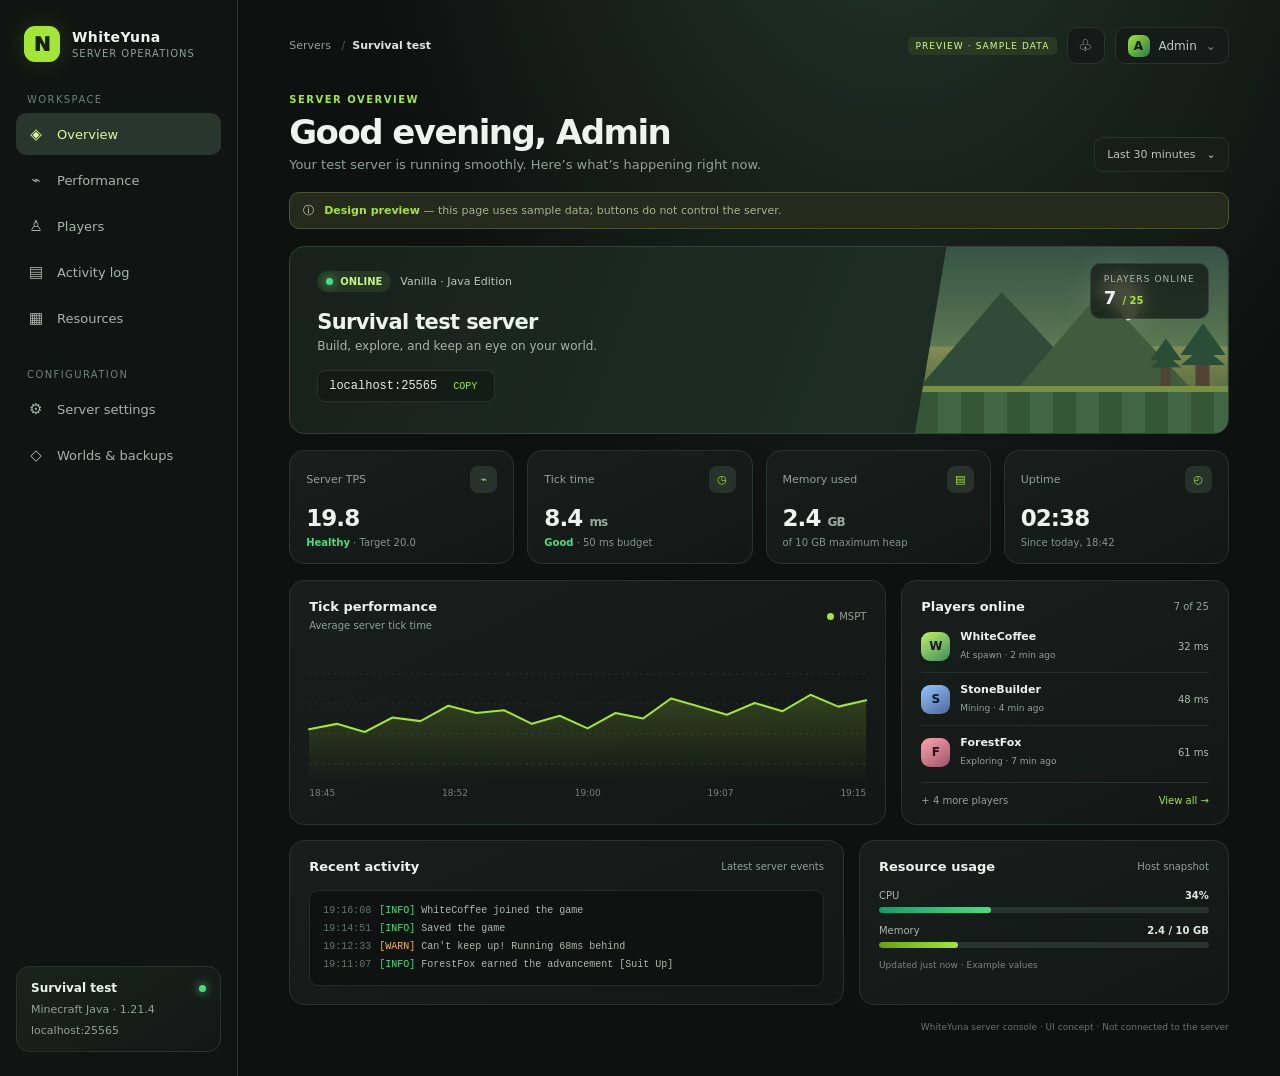
<file: minecraft-java-server/test.html>
﻿<!doctype html>
<html lang="en">
<head>
<meta charset="utf-8">
<meta name="viewport" content="width=device-width,initial-scale=1">
<link rel="icon" type="image/png" href="server-icon.png">
<title>Northstar — Minecraft Server</title>
<style>
:root{color-scheme:dark;--bg:#0d1110;--panel:#151b19;--panel2:#1a211e;--line:#29332e;--muted:#91a098;--text:#edf4ef;--green:#a3e635;--green2:#4ade80;--amber:#f6b84a;--red:#fb7185;--blue:#7dd3fc;--r:15px;font-family:Inter,"Segoe UI",system-ui,sans-serif}*{box-sizing:border-box}body{margin:0;background:radial-gradient(ellipse at 70% -20%,#24372b 0,transparent 43%),var(--bg);color:var(--text);min-height:100vh}button{font:inherit;color:inherit}.app{min-height:100vh;display:grid;grid-template-columns:238px minmax(0,1fr)}aside{border-right:1px solid var(--line);background:#101513e8;padding:24px 16px;display:flex;flex-direction:column;gap:30px}.brand{display:flex;align-items:center;gap:12px;padding:2px 8px}.brand-mark{width:36px;height:36px;border-radius:11px;background:var(--green);display:grid;place-items:center;color:#15200e;font-size:20px;font-weight:1000;box-shadow:0 0 26px #a3e63528}.brand strong{display:block;font-size:14px;letter-spacing:.03em}.brand small{display:block;color:var(--muted);font-size:10px;margin-top:3px;letter-spacing:.1em;text-transform:uppercase}.nav-label{font-size:10px;color:#718078;text-transform:uppercase;letter-spacing:.14em;padding:0 11px;margin:0 0 8px}.nav{display:grid;gap:4px}.nav a{height:42px;padding:0 11px;display:flex;align-items:center;gap:12px;color:#a7b4ac;text-decoration:none;border-radius:10px;font-size:13px}.nav a:hover,.nav a.active{background:#29362d;color:#d8f99b}.nav-icon{width:18px;text-align:center;font-size:15px}.side-bottom{margin-top:auto}.server-mini{border:1px solid var(--line);background:linear-gradient(145deg,#19231d,#131816);border-radius:13px;padding:14px}.server-mini .row{display:flex;justify-content:space-between;align-items:center}.server-mini strong{font-size:12px}.server-mini p{color:var(--muted);font-size:11px;margin:8px 0 0}.dot{width:7px;height:7px;border-radius:50%;background:var(--green2);box-shadow:0 0 10px #4ade80}.sample-tag{font-size:9px;letter-spacing:.12em;color:#d5f99a;background:#293922;padding:4px 7px;border-radius:5px;text-transform:uppercase}main{min-width:0;padding:27px clamp(20px,4vw,58px) 44px;max-width:1600px;width:100%;margin:auto}.topbar{display:flex;align-items:center;justify-content:space-between;gap:18px;margin-bottom:30px}.crumb{font-size:11px;color:var(--muted)}.crumb b{color:#dbe5dd;font-weight:550}.top-actions{display:flex;align-items:center;gap:10px}.icon-btn,.user-btn{border:1px solid var(--line);background:var(--panel);height:37px;border-radius:10px;padding:0 12px;color:#bdc8c0}.icon-btn{width:38px;padding:0}.user-btn{display:flex;align-items:center;gap:9px;font-size:12px}.avatar{width:22px;height:22px;border-radius:7px;background:linear-gradient(135deg,#a3e635,#287850);display:grid;place-items:center;color:#101810;font-weight:900}.heading{display:flex;justify-content:space-between;align-items:end;gap:18px;margin-bottom:20px}.eyebrow{color:var(--green);font-size:10px;letter-spacing:.15em;text-transform:uppercase;font-weight:700}.heading h1{font-size:clamp(25px,3vw,34px);letter-spacing:-.045em;margin:7px 0 5px}.heading p{color:var(--muted);font-size:13px;margin:0}.range{background:#171e1a;border:1px solid var(--line);color:#b8c4bc;padding:9px 12px;border-radius:9px;font-size:11px}.notice{display:flex;align-items:center;gap:10px;border:1px solid #4b542b;background:#252a1d;color:#d8e4bb;padding:10px 13px;border-radius:10px;font-size:11px;margin-bottom:17px}.notice b{color:var(--green)}.notice span:last-child{color:#a6b18f}.hero{display:grid;grid-template-columns:minmax(0,1.6fr) minmax(240px,.8fr);border:1px solid #344238;border-radius:var(--r);overflow:hidden;background:linear-gradient(110deg,#18211c,#1c2d23 60%,#20291d);min-height:186px;margin-bottom:16px;position:relative}.hero-copy{padding:24px 27px;position:relative;z-index:1}.hero-top{display:flex;align-items:center;gap:9px;font-size:11px;color:#b7c6bb}.live-pill{display:inline-flex;align-items:center;gap:7px;color:#c4f28b;background:#263722;padding:5px 9px;border-radius:20px;font-size:10px;font-weight:700}.hero h2{font-size:21px;letter-spacing:-.03em;margin:18px 0 5px}.hero-copy>p{font-size:12px;color:#a5b5a8;margin:0}.address{display:inline-flex;align-items:center;gap:10px;margin-top:17px;border:1px solid #ffffff19;background:#0d151080;border-radius:8px;padding:8px 11px;color:#e4ece5;font:12px ui-monospace,Consolas,monospace}.copy{border:0;background:none;color:var(--green);font-size:10px;cursor:pointer}.landscape{position:relative;overflow:hidden;min-height:186px;background:linear-gradient(#233e35 0%,#597650 53%,#7e8b51 54%,#3a5536 100%);clip-path:polygon(10% 0,100% 0,100% 100%,0 100%)}.landscape:before{content:"";position:absolute;inset:0;background:linear-gradient(180deg,#b9e4be22,transparent 65%)}.moon{position:absolute;width:46px;height:46px;top:29px;right:27%;background:#e7e3ae;border-radius:50%;box-shadow:0 0 38px #d3e2a34c}.mountain{position:absolute;bottom:41px;width:180px;height:100px;background:#304c38;clip-path:polygon(0 100%,48% 0,100% 100%)}.m1{left:0}.m2{left:100px;bottom:31px;transform:scale(1.2);background:#405b3d}.ground{position:absolute;bottom:0;height:47px;width:100%;background:repeating-linear-gradient(90deg,#355735 0 23px,#426643 23px 46px);border-top:6px solid #779044}.tree{position:absolute;bottom:37px;width:13px;height:47px;background:#544334}.tree:before{content:"";position:absolute;width:42px;height:39px;left:-14px;top:-22px;background:#294e38;clip-path:polygon(50% 0,100% 75%,72% 75%,100% 100%,0 100%,27% 75%,0 75%)}.t1{right:18%;transform:scale(.75)}.t2{right:6%;transform:scale(1.08)}.hero-stat{position:absolute;right:19px;top:16px;background:#111914bd;border:1px solid #ffffff1b;border-radius:10px;padding:10px 13px;backdrop-filter:blur(8px)}.hero-stat small{display:block;color:#a8b6aa;font-size:9px;text-transform:uppercase;letter-spacing:.12em}.hero-stat strong{display:block;font-size:18px;margin-top:3px}.hero-stat em{font-style:normal;color:var(--green);font-size:10px}.metrics{display:grid;grid-template-columns:repeat(4,minmax(0,1fr));gap:13px;margin-bottom:16px}.metric,.card{border:1px solid var(--line);border-radius:var(--r);background:linear-gradient(155deg,#171e1b,#131816)}.metric{padding:15px 16px;min-width:0}.metric-head{display:flex;justify-content:space-between;align-items:center;color:var(--muted);font-size:11px}.metric-icon{width:27px;height:27px;border-radius:8px;background:#27332a;color:var(--green);display:grid;place-items:center}.metric-value{font-size:23px;font-weight:720;letter-spacing:-.04em;margin:12px 0 6px}.metric-foot{font-size:10px;color:#84948a}.metric-foot b{color:var(--green2);font-weight:600}.columns{display:grid;grid-template-columns:minmax(0,1.55fr) minmax(260px,.85fr);gap:15px}.card{padding:18px 19px;min-width:0}.card-head{display:flex;align-items:center;justify-content:space-between;gap:12px;margin-bottom:16px}.card-head h3{font-size:13px;margin:0;font-weight:650}.card-head small{color:var(--muted);font-size:10px}.chart{height:132px;position:relative;padding-top:5px}.chart svg{width:100%;height:100%;overflow:visible}.chart-grid{stroke:#2c3831;stroke-width:1;stroke-dasharray:3 5}.chart-fill{fill:url(#fill)}.chart-line{fill:none;stroke:var(--green);stroke-width:2.3;stroke-linecap:round;stroke-linejoin:round}.axis{display:flex;justify-content:space-between;color:#748279;font-size:9px;margin-top:7px}.chart-key{display:flex;gap:14px;color:#92a096;font-size:10px}.chart-key i{display:inline-block;width:7px;height:7px;border-radius:50%;background:var(--green);margin-right:5px}.player-list{display:grid;gap:0}.player{display:flex;align-items:center;gap:10px;padding:10px 0;border-top:1px solid #252e29}.player:first-child{border-top:0;padding-top:0}.skin{width:29px;height:29px;border-radius:9px;display:grid;place-items:center;font-size:12px;font-weight:800;color:#101610;background:linear-gradient(145deg,#bef264,#43895d)}.player:nth-child(2) .skin{background:linear-gradient(145deg,#93c5fd,#4f669c);color:#101625}.player:nth-child(3) .skin{background:linear-gradient(145deg,#fda4af,#9d5368);color:#2a1119}.player-info{flex:1;min-width:0}.player-info strong{display:block;font-size:11px}.player-info small{color:var(--muted);font-size:9px}.ping{font-size:10px;color:#a9b8ad}.player-foot{display:flex;justify-content:space-between;border-top:1px solid #29332e;margin-top:4px;padding-top:12px;color:var(--muted);font-size:10px}.bottom{display:grid;grid-template-columns:1.2fr .8fr;gap:15px;margin-top:15px}.console{font:10px/1.8 ui-monospace,Consolas,monospace;color:#abb8ae;background:#0e1311;border:1px solid #242c28;border-radius:9px;padding:11px 13px}.log{white-space:nowrap;overflow:hidden;text-overflow:ellipsis}.log time{color:#65746b;margin-right:8px}.ok{color:var(--green2)}.warn{color:var(--amber)}.resource{margin:12px 0}.resource-row{display:flex;justify-content:space-between;color:#aab6ad;font-size:10px;margin-bottom:6px}.resource-row b{color:#e1e9e2;font-weight:600}.bar{height:6px;border-radius:6px;background:#29332e;overflow:hidden}.bar i{height:100%;display:block;border-radius:6px;background:linear-gradient(90deg,#65a30d,#a3e635)}.bar.cpu i{background:linear-gradient(90deg,#0e9f6e,#4ade80)}.resource-note{color:#78877e;font-size:9px;margin-top:12px}.footer{color:#66746b;font-size:9px;text-align:right;margin-top:17px}
@media(max-width:1000px){.app{grid-template-columns:190px 1fr}.hero{grid-template-columns:1.35fr .65fr}.metrics{grid-template-columns:repeat(2,1fr)}}@media(max-width:720px){.app{display:block}aside{position:static;padding:13px 15px;border-right:0;border-bottom:1px solid var(--line);gap:13px}.brand{padding:0}.nav{display:flex;overflow:auto}.nav-label,.side-bottom{display:none}.nav a{white-space:nowrap;height:35px;padding:0 10px}.nav a:nth-child(n+5){display:none}main{padding:20px 14px}.topbar{margin-bottom:20px}.heading{align-items:start;flex-direction:column}.hero{grid-template-columns:1fr}.landscape{display:none}.metrics{gap:8px}.metric{padding:12px}.columns,.bottom{grid-template-columns:1fr}.hero-copy{padding:20px}.range{display:none}}
</style>
</head>
<body>
<div class="app">
<aside>
  <div class="brand"><div class="brand-mark">N</div><div><strong>WhiteYuna</strong><small>Server operations</small></div></div>
  <div><p class="nav-label">Workspace</p><nav class="nav"><a class="active" href="#overview"><span class="nav-icon">◈</span>Overview</a><a href="#performance"><span class="nav-icon">⌁</span>Performance</a><a href="#players"><span class="nav-icon">♙</span>Players</a><a href="#activity"><span class="nav-icon">▤</span>Activity log</a><a href="#resources"><span class="nav-icon">▦</span>Resources</a></nav></div>
  <div><p class="nav-label">Configuration</p><nav class="nav"><a href="#overview"><span class="nav-icon">⚙</span>Server settings</a><a href="#activity"><span class="nav-icon">◇</span>Worlds &amp; backups</a></nav></div>
  <div class="side-bottom"><div class="server-mini"><div class="row"><strong>Survival test</strong><span class="dot"></span></div><p>Minecraft Java · 1.21.4</p><p>localhost:25565</p></div></div>
</aside>
<main>
  <div class="topbar"><div class="crumb">Servers <span style="padding:0 7px;color:#536058">/</span><b>Survival test</b></div><div class="top-actions"><span class="sample-tag">Preview · Sample data</span><button class="icon-btn" title="Notifications">♧</button><button class="user-btn" id="adminMenuButton" aria-haspopup="true" aria-expanded="false"><span class="avatar">A</span> Admin <span style="color:#839087">⌄</span></button></div></div>
  <div class="heading"><div><div class="eyebrow">Server overview</div><h1>Good evening, Admin</h1><p>Your test server is running smoothly. Here’s what’s happening right now.</p></div><button class="range">Last 30 minutes　⌄</button></div>
  <div class="notice"><span>ⓘ</span><span><b>Design preview</b> — this page uses sample data; buttons do not control the server.</span></div>
  <section class="hero" id="overview"><div class="hero-copy"><div class="hero-top"><span class="live-pill"><i class="dot"></i> ONLINE</span><span>Vanilla · Java Edition</span></div><h2>Survival test server</h2><p>Build, explore, and keep an eye on your world.</p><div class="address">localhost:25565 <button class="copy" onclick="navigator.clipboard?.writeText('localhost:25565')">COPY</button></div></div><div class="landscape"><span class="moon"></span><span class="mountain m1"></span><span class="mountain m2"></span><span class="tree t1"></span><span class="tree t2"></span><span class="ground"></span><div class="hero-stat"><small>Players online</small><strong>7 <em>/ 25</em></strong></div></div></section>
  <section class="metrics"><article class="metric"><div class="metric-head">Server TPS <span class="metric-icon">⌁</span></div><div class="metric-value">19.8</div><div class="metric-foot"><b>Healthy</b> · Target 20.0</div></article><article class="metric"><div class="metric-head">Tick time <span class="metric-icon">◷</span></div><div class="metric-value">8.4 <small style="font-size:12px;color:#99a79e">ms</small></div><div class="metric-foot"><b>Good</b> · 50 ms budget</div></article><article class="metric"><div class="metric-head">Memory used <span class="metric-icon">▤</span></div><div class="metric-value">2.4 <small style="font-size:12px;color:#99a79e">GB</small></div><div class="metric-foot">of 10 GB maximum heap</div></article><article class="metric"><div class="metric-head">Uptime <span class="metric-icon">◴</span></div><div class="metric-value">02:38</div><div class="metric-foot">Since today, 18:42</div></article></section>
  <div class="columns"><section class="card" id="performance"><div class="card-head"><div><h3>Tick performance</h3><small>Average server tick time</small></div><div class="chart-key"><span><i></i>MSPT</span></div></div><div class="chart"><svg viewBox="0 0 700 140" preserveAspectRatio="none" aria-label="Sample tick time chart"><defs><linearGradient id="fill" x1="0" x2="0" y1="0" y2="1"><stop offset="0" stop-color="#a3e635" stop-opacity=".2"/><stop offset="1" stop-color="#a3e635" stop-opacity="0"/></linearGradient></defs><path class="chart-grid" d="M0 22H700M0 55H700M0 88H700M0 121H700"/><path class="chart-fill" d="M0 83 L35 77 L70 86 L105 70 L140 74 L175 57 L210 65 L245 62 L280 77 L315 68 L350 82 L385 65 L420 71 L455 49 L490 58 L525 67 L560 54 L595 63 L630 45 L665 58 L700 51 L700 140 L0 140Z"/><path class="chart-line" d="M0 83 L35 77 L70 86 L105 70 L140 74 L175 57 L210 65 L245 62 L280 77 L315 68 L350 82 L385 65 L420 71 L455 49 L490 58 L525 67 L560 54 L595 63 L630 45 L665 58 L700 51"/></svg></div><div class="axis"><span>18:45</span><span>18:52</span><span>19:00</span><span>19:07</span><span>19:15</span></div></section>
  <section class="card" id="players"><div class="card-head"><h3>Players online</h3><small>7 of 25</small></div><div class="player-list"><div class="player"><div class="skin">W</div><div class="player-info"><strong>WhiteCoffee</strong><small>At spawn · 2 min ago</small></div><span class="ping">32 ms</span></div><div class="player"><div class="skin">S</div><div class="player-info"><strong>StoneBuilder</strong><small>Mining · 4 min ago</small></div><span class="ping">48 ms</span></div><div class="player"><div class="skin">F</div><div class="player-info"><strong>ForestFox</strong><small>Exploring · 7 min ago</small></div><span class="ping">61 ms</span></div></div><div class="player-foot"><span>+ 4 more players</span><button class="text-button" id="viewAllPlayers">View all →</button></div></section></div>
  <div class="bottom"><section class="card" id="activity"><div class="card-head"><h3>Recent activity</h3><small>Latest server events</small></div><div class="console"><div class="log"><time>19:16:08</time><span class="ok">[INFO]</span> WhiteCoffee joined the game</div><div class="log"><time>19:14:51</time><span class="ok">[INFO]</span> Saved the game</div><div class="log"><time>19:12:33</time><span class="warn">[WARN]</span> Can't keep up! Running 68ms behind</div><div class="log"><time>19:11:07</time><span class="ok">[INFO]</span> ForestFox earned the advancement [Suit Up]</div></div></section><section class="card" id="resources"><div class="card-head"><h3>Resource usage</h3><small>Host snapshot</small></div><div class="resource"><div class="resource-row"><span>CPU</span><b>34%</b></div><div class="bar cpu"><i style="width:34%"></i></div></div><div class="resource"><div class="resource-row"><span>Memory</span><b>2.4 / 10 GB</b></div><div class="bar"><i style="width:24%"></i></div></div><div class="resource-note">Updated just now · Example values</div></section></div>
  <div class="footer">WhiteYuna server console · UI concept · Not connected to the server</div>
</main>
</div>
<style>
/* Interactive, local-only demo controls */
.user-menu{position:absolute;z-index:10;right:0;top:48px;width:258px;padding:10px;border:1px solid #344139;border-radius:14px;background:#151c18;box-shadow:0 22px 65px #0009;display:none}.user-menu.open{display:block}.user-menu-head{display:flex;align-items:center;gap:11px;padding:10px 9px 13px;border-bottom:1px solid #2b352f}.user-menu-head .avatar{width:38px;height:38px;border-radius:12px;font-size:16px}.user-menu-head strong{font-size:12px;display:block}.user-menu-head small{font-size:10px;color:var(--muted)}.user-menu button{display:flex;width:100%;border:0;background:transparent;color:#bdc9c0;padding:10px;border-radius:8px;text-align:left;font-size:11px;cursor:pointer}.user-menu button:hover{background:#253129;color:#e5f3e9}.user-menu .menu-note{padding:10px 9px 5px;color:#7e8c83;font-size:9px;border-top:1px solid #2b352f;margin-top:4px}.text-button{border:0;background:none;color:var(--green);font-size:10px;cursor:pointer;padding:0}.text-button:hover{text-decoration:underline}.top-actions{position:relative}.demo-modal{position:fixed;inset:0;z-index:20;background:#080b09cf;backdrop-filter:blur(7px);display:none;align-items:center;justify-content:center;padding:22px}.demo-modal.open{display:flex}.modal-card{width:min(930px,100%);max-height:min(760px,92vh);overflow:hidden;border:1px solid #344139;background:#121815;border-radius:18px;box-shadow:0 28px 90px #000b;display:flex;flex-direction:column}.modal-head{display:flex;justify-content:space-between;align-items:start;padding:22px 24px 16px;border-bottom:1px solid var(--line);gap:15px}.modal-head h2{font-size:20px;letter-spacing:-.03em;margin:4px 0}.modal-head p{font-size:11px;color:var(--muted);margin:0}.close-button{border:1px solid var(--line);background:#1a221e;border-radius:9px;width:34px;height:34px;cursor:pointer;color:#b9c5bc}.modal-toolbar{display:flex;gap:10px;padding:14px 24px;border-bottom:1px solid var(--line)}.search{flex:1;min-width:0;border:1px solid #344139;background:#0d1310;color:var(--text);border-radius:9px;padding:10px 12px;font:inherit;font-size:12px;outline:none}.search:focus{border-color:#91c83b}.filter-button{border:1px solid #344139;background:#1a221e;color:#bac6bd;border-radius:9px;padding:0 13px;font-size:10px;cursor:pointer}.filter-button.active{border-color:#607c3b;color:#d5f99a;background:#273522}.player-modal-body{display:grid;grid-template-columns:minmax(0,1.1fr) minmax(260px,.9fr);min-height:340px;overflow:auto}.demo-player-list{padding:8px 14px 14px 24px;max-height:500px;overflow:auto}.demo-player-row{display:flex;align-items:center;gap:11px;padding:11px 10px;border:1px solid transparent;border-bottom-color:#222c26;border-radius:9px;width:100%;background:transparent;text-align:left;cursor:pointer}.demo-player-row:hover,.demo-player-row.selected{background:#1d2821;border-color:#34463a}.demo-player-row .skin{flex:none}.demo-player-row strong{display:block;font-size:11px}.demo-player-row small{display:block;color:var(--muted);font-size:9px;margin-top:3px}.demo-player-row .row-ping{margin-left:auto;font-size:10px;color:#99aa9e}.player-detail{border-left:1px solid var(--line);padding:25px 24px}.profile-banner{height:75px;border-radius:12px;background:linear-gradient(120deg,#293c2d,#3c593e 55%,#859142);position:relative;margin-bottom:34px}.profile-skin{position:absolute;left:18px;bottom:-23px;width:55px;height:55px;border:4px solid #121815;border-radius:14px;background:linear-gradient(140deg,#b9ef68,#3d8b5d);display:grid;place-items:center;color:#122015;font-weight:900;font-size:20px}.player-detail h3{font-size:18px;margin:0 0 4px}.player-detail>p{font-size:10px;color:var(--muted);margin:0 0 19px}.detail-grid{display:grid;grid-template-columns:1fr 1fr;gap:9px}.detail-cell{padding:11px;border:1px solid #29342e;border-radius:9px;background:#171f1a}.detail-cell small{display:block;color:#819087;font-size:9px;margin-bottom:5px}.detail-cell b{font-size:11px;font-weight:600}.empty-players{padding:32px;text-align:center;color:var(--muted);font-size:11px}.toast{position:fixed;z-index:40;bottom:23px;left:50%;transform:translate(-50%,15px);opacity:0;pointer-events:none;background:#e2f6c7;color:#182015;border-radius:9px;padding:11px 15px;font-size:11px;font-weight:700;box-shadow:0 10px 35px #0008;transition:.2s}.toast.show{opacity:1;transform:translate(-50%,0)}
</style>
<div class="user-menu" id="adminMenu" role="menu" aria-label="Admin profile"><div class="user-menu-head"><span class="avatar">A</span><div><strong>Admin</strong><small>Server owner · Demo account</small></div></div><button type="button" data-demo-message="Admin profile preview">◉　My profile</button><button type="button" data-demo-message="Preferences are preview-only">⚙　Preferences</button><button type="button" data-demo-message="This demo has no sign-in session">↗　Account details</button><div class="menu-note">Local UI preview · no account connected</div></div>
<div class="demo-modal" id="playersModal" aria-hidden="true"><section class="modal-card" role="dialog" aria-modal="true" aria-labelledby="playersTitle"><div class="modal-head"><div><div class="eyebrow">Community</div><h2 id="playersTitle">Players</h2><p>Browse the fictional players currently in this demo server.</p></div><button class="close-button" id="closePlayers" aria-label="Close player list">✕</button></div><div class="modal-toolbar"><input class="search" id="playerSearch" type="search" placeholder="Search players or status…" autocomplete="off"><button class="filter-button active" data-filter="all">All</button><button class="filter-button" data-filter="online">Online</button><button class="filter-button" data-filter="offline">Offline</button></div><div class="player-modal-body"><div class="demo-player-list" id="demoPlayerList"></div><aside class="player-detail" id="demoPlayerDetail"></aside></div></section></div><div class="toast" id="demoToast" role="status" aria-live="polite"></div>
<script>
(() => {
  const players = [
    {name:'WhiteCoffee',status:'Online',activity:'At spawn',ping:32,playtime:'4h 18m',dimension:'Overworld',position:'128 / 64 / -42',skin:'W'},
    {name:'StoneBuilder',status:'Online',activity:'Mining for iron',ping:48,playtime:'2h 06m',dimension:'Overworld',position:'-214 / 22 / 91',skin:'S'},
    {name:'ForestFox',status:'Online',activity:'Exploring',ping:61,playtime:'1h 42m',dimension:'Overworld',position:'352 / 78 / 211',skin:'F'},
    {name:'CaveMoss',status:'Online',activity:'In a cave',ping:44,playtime:'56m',dimension:'Overworld',position:'87 / 18 / -130',skin:'C'},
    {name:'RedstoneRay',status:'Online',activity:'Building',ping:27,playtime:'3h 31m',dimension:'Overworld',position:'-63 / 70 / 405',skin:'R'},
    {name:'BirchBard',status:'Online',activity:'Near the village',ping:74,playtime:'38m',dimension:'Overworld',position:'501 / 68 / 17',skin:'B'},
    {name:'NetherNomad',status:'Online',activity:'Nether',ping:56,playtime:'1h 13m',dimension:'Nether',position:'-24 / 63 / 119',skin:'N'},
    {name:'PixelGardener',status:'Offline',activity:'Last seen 18m ago',ping:null,playtime:'5h 02m',dimension:'Overworld',position:'Farm / 65 / 90',skin:'P'},
    {name:'OakAndStone',status:'Offline',activity:'Last seen yesterday',ping:null,playtime:'12h 47m',dimension:'Overworld',position:'Spawn / 64 / 8',skin:'O'},
    {name:'CloudCrafter',status:'Offline',activity:'Last seen 2 days ago',ping:null,playtime:'7h 25m',dimension:'The End',position:'Central island',skin:'C'}
  ];
  const modal=document.getElementById('playersModal'), list=document.getElementById('demoPlayerList'), detail=document.getElementById('demoPlayerDetail');
  const menu=document.getElementById('adminMenu'), menuButton=document.getElementById('adminMenuButton'), search=document.getElementById('playerSearch');
  let filter='all', selected='WhiteCoffee', toastTimer;
  function showToast(message){const el=document.getElementById('demoToast');el.textContent=message;el.classList.add('show');clearTimeout(toastTimer);toastTimer=setTimeout(()=>el.classList.remove('show'),2200)}
  function drawDetail(p){if(!p){detail.innerHTML='<p>Select a player to see their demo profile.</p>';return}detail.innerHTML='<div class="profile-banner"><div class="profile-skin">'+p.skin+'</div></div><h3>'+p.name+'</h3><p><span class="dot" style="display:inline-block;margin-right:6px;background:'+(p.status==='Online'?'var(--green2)':'#77827b')+'"></span>'+p.status+' · '+p.activity+'</p><div class="detail-grid"><div class="detail-cell"><small>Ping</small><b>'+(p.ping===null?'—':p.ping+' ms')+'</b></div><div class="detail-cell"><small>Play time</small><b>'+p.playtime+'</b></div><div class="detail-cell"><small>Dimension</small><b>'+p.dimension+'</b></div><div class="detail-cell"><small>Position</small><b>'+p.position+'</b></div></div><p style="margin-top:15px">Demo profile · Sample player data</p>'}
  function renderPlayers(){const q=search.value.trim().toLowerCase();const rows=players.filter(p=>(filter==='all'||p.status.toLowerCase()===filter)&&(!q||(p.name+' '+p.status+' '+p.activity).toLowerCase().includes(q)));if(rows.length&&!rows.some(p=>p.name===selected))selected=rows[0].name;list.innerHTML=rows.length?rows.map(p=>'<button class="demo-player-row '+(p.name===selected?'selected':'')+'" data-player="'+p.name+'"><span class="skin">'+p.skin+'</span><span><strong>'+p.name+'</strong><small>'+p.activity+'</small></span><span class="row-ping">'+(p.ping===null?'Offline':p.ping+' ms')+'</span></button>').join(''):'<div class="empty-players">No demo players match that search.</div>';drawDetail(players.find(p=>p.name===selected&&rows.includes(p))||rows[0])}
  function openPlayers(){modal.classList.add('open');modal.setAttribute('aria-hidden','false');renderPlayers();setTimeout(()=>search.focus(),40);menu.classList.remove('open');menuButton.setAttribute('aria-expanded','false')}
  function closePlayers(){modal.classList.remove('open');modal.setAttribute('aria-hidden','true')}
  document.getElementById('viewAllPlayers').addEventListener('click',openPlayers);
  document.querySelectorAll('.player-foot').forEach(el=>el.addEventListener('click',e=>{if(e.target.closest('#viewAllPlayers'))openPlayers()}));
  document.querySelectorAll('.nav a[href="#players"]').forEach(a=>a.addEventListener('click',e=>{e.preventDefault();openPlayers()}));
  list.addEventListener('click',e=>{const row=e.target.closest('[data-player]');if(!row)return;selected=row.dataset.player;renderPlayers()});
  search.addEventListener('input',renderPlayers);
  document.querySelectorAll('.filter-button').forEach(b=>b.addEventListener('click',()=>{filter=b.dataset.filter;document.querySelectorAll('.filter-button').forEach(x=>x.classList.toggle('active',x===b));renderPlayers()}));
  document.getElementById('closePlayers').addEventListener('click',closePlayers);
  modal.addEventListener('click',e=>{if(e.target===modal)closePlayers()});
  menuButton.addEventListener('click',()=>{const open=menu.classList.toggle('open');menuButton.setAttribute('aria-expanded',String(open))});
  document.addEventListener('click',e=>{if(!menu.contains(e.target)&&!menuButton.contains(e.target)){menu.classList.remove('open');menuButton.setAttribute('aria-expanded','false')}const demo=e.target.closest('[data-demo-message]');if(demo)showToast(demo.dataset.demoMessage)});
  document.addEventListener('keydown',e=>{if(e.key==='Escape'){closePlayers();menu.classList.remove('open');menuButton.setAttribute('aria-expanded','false')}});
  document.querySelectorAll('.copy').forEach(b=>b.addEventListener('click',()=>showToast('Demo address copied: localhost:25565')));
  document.querySelectorAll('.nav a[href="#overview"]').forEach(a=>{if(a.textContent.includes('Server settings'))a.addEventListener('click',e=>{e.preventDefault();showToast('Settings are visual placeholders in this demo')})});
  const onlineCount=document.querySelector('.player-foot span:first-child');if(onlineCount)onlineCount.textContent='+ 4 more players';
})();
</script>
<style>@media(max-width:700px){.player-modal-body{grid-template-columns:1fr}.player-detail{border-left:0;border-top:1px solid var(--line)}.modal-toolbar{padding:12px;flex-wrap:wrap}.modal-head{padding:17px}.demo-player-list{padding:8px 12px}.profile-banner{height:58px}}</style>
</body>
</html>
</file>
